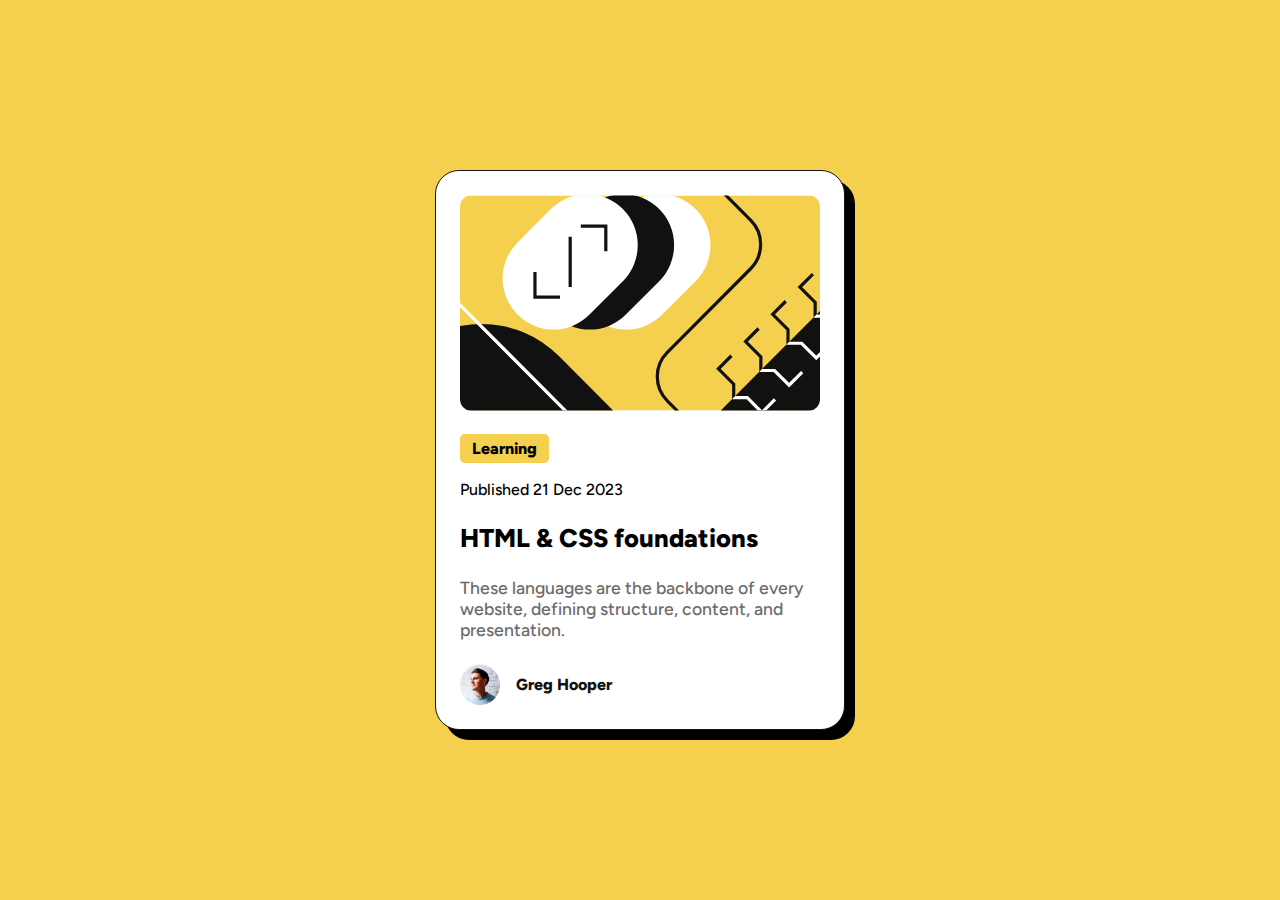
<file: blog-preview-card-main/index.html>
<!DOCTYPE html>
<html lang="en">

<head>
  <meta charset="UTF-8">
  <meta name="viewport" content="width=device-width, initial-scale=1.0">
  <!-- displays site properly based on user's device -->

  <link rel="icon" type="image/png" sizes="32x32" href="./assets/images/favicon-32x32.png">

  <link rel="preconnect" href="https://fonts.googleapis.com">
  <link rel="preconnect" href="https://fonts.gstatic.com" crossorigin>
  <link href="https://fonts.googleapis.com/css2?family=Figtree:ital,wght@0,300..900;1,300..900&display=swap" rel="stylesheet">

  <link rel="stylesheet" href="./assets/style/style-main.css">

  <title>Frontend Mentor | Blog preview card</title>

  <!-- Feel free to remove these styles or customise in your own stylesheet 👍 -->
  <style>
    .attribution {
      font-size: 11px;
      text-align: center;
    }

    .attribution a {
      color: hsl(228, 45%, 44%);
    }
  </style>
</head>

<body>
  
  <main class="card-main">
    <div>
      <img src="assets/images/illustration-article.svg" class="image-banner" alt="Banner card">
    </div>
    <div class="learning">
      <div>
        <span class="title">Learning</span>
      </div>
      <span class="published">Published 21 Dec 2023</span>
    </div>
  
    <a href="#">
      <h1 class="title-main" title="Open blog">HTML & CSS foundations</h1>
    </a>
  
    <span class="desc">These languages are the backbone of every website, defining structure, content, and presentation.</span>
  
    <a class="user" href="#" title="Open user">
      <img src="assets/images/image-avatar.webp" class="avatar" alt="Avatar">
      <span>Greg Hooper</span>
    </a>
  </main>
  
    <!-- <div class="attribution">
  Challenge by <a href="https://www.frontendmentor.io?ref=challenge" target="_blank">Frontend Mentor</a>. 
    Coded by <a href="#">Your Name Here</a>.
  </div> -->
</body>

</html>
</file>
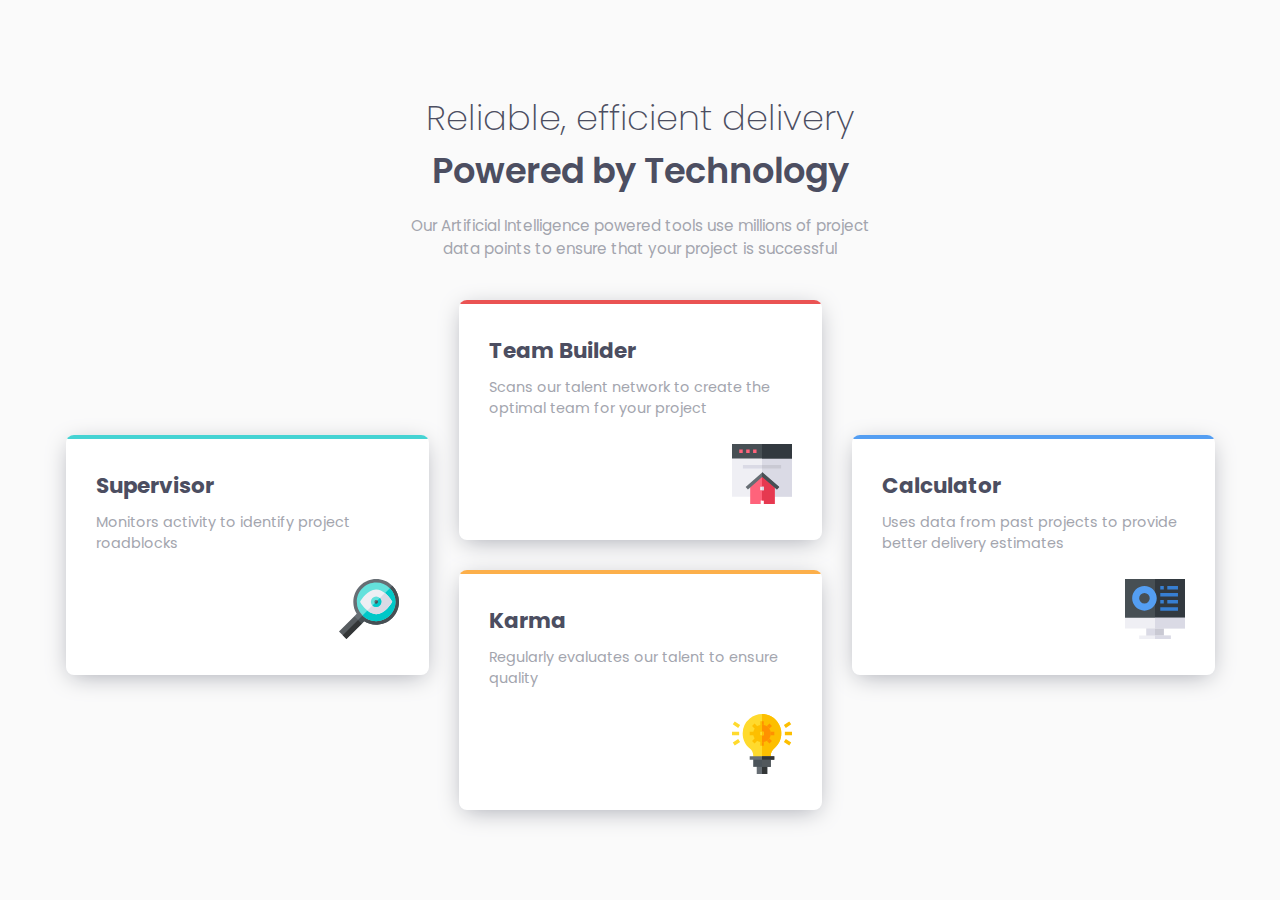
<file: four-card-feature-section-master/index.html>
<!DOCTYPE html>
<html lang="en">

<head>
  <meta charset="UTF-8">
  <meta name="viewport" content="width=device-width, initial-scale=1.0">
  <!-- displays site properly based on user's device -->

  <link rel="icon" type="image/png" sizes="32x32" href="./images/favicon-32x32.png">

  <link rel="preconnect" href="https://fonts.googleapis.com">
  <link rel="preconnect" href="https://fonts.gstatic.com" crossorigin>
  <link href="https://fonts.googleapis.com/css2?family=Poppins:ital,wght@0,100;0,200;0,300;0,400;0,500;0,600;0,700;0,800;0,900;1,100;1,200;1,300;1,400;1,500;1,600;1,700;1,800;1,900&display=swap"rel="stylesheet">

  <link rel="stylesheet" href="assets/style/style-main.css">
  <link rel="stylesheet" href="assets/style/media-style.css">

  <title>Frontend Mentor | Four card feature section</title>

  <!-- Feel free to remove these styles or customise in your own stylesheet 👍 -->
  <style>
    .attribution {
      font-size: 11px;
      text-align: center;
    }

    .attribution a {
      color: hsl(228, 45%, 44%);
    }
  </style>
</head>

<body>
  <main class="main">
    <header>
      <hgroup class="header">
        <h1 class="title">
          <span>Reliable, efficient delivery</span>
          <b>Powered by Technology</b>
        </h1>
        <span class="desc">Our Artificial Intelligence powered tools use millions of project data points to ensure that your project is successful</span>
      </hgroup>
    </header>
    <section class="features">
      <div class="grid">
        <div class="column">
          <article class="card Supervisor">
            <div class="content">
              <div>
                <h2 class="title">Supervisor</h2>
                <span>Monitors activity to identify project roadblocks</span>
              </div>
              <div class="icon" aria-hidden="true"></div>
            </div>
          </article>
        </div>
        <div class="column column-flex">
          <article class="card Team-Builder">
            <div class="content">
              <div>
                <h2 class="title">Team Builder</h2>
                <span>Scans our talent network to create the optimal team for your project</span>
              </div>
              <div class="icon" aria-hidden="true"></div>
            </div>
          </article>
          <article class="card Karma">
            <div class="content">
              <div>
                <h2 class="title">Karma</h2>
                <span>Regularly evaluates our talent to ensure quality</span>
              </div>
              <div class="icon" aria-hidden="true"></div>
            </div>
          </article>
        </div>
        <div class="column">
          <article class="card Calculator">
            <div class="content">
              <div>
                <h2 class="title">Calculator</h2>
                <span>Uses data from past projects to provide better delivery estimates</span>
              </div>
              <div class="icon" aria-hidden="true"></div>
            </div>
          </article>
        </div>
      </div>
    </section>
  </main>
  <!-- <footer>
    <p class="attribution">
      Challenge by <a href="https://www.frontendmentor.io?ref=challenge" target="_blank">Frontend Mentor</a>.
      Coded by <a href="#">Your Name Here</a>.
    </p>
  </footer> -->
</body>

</html>
</file>
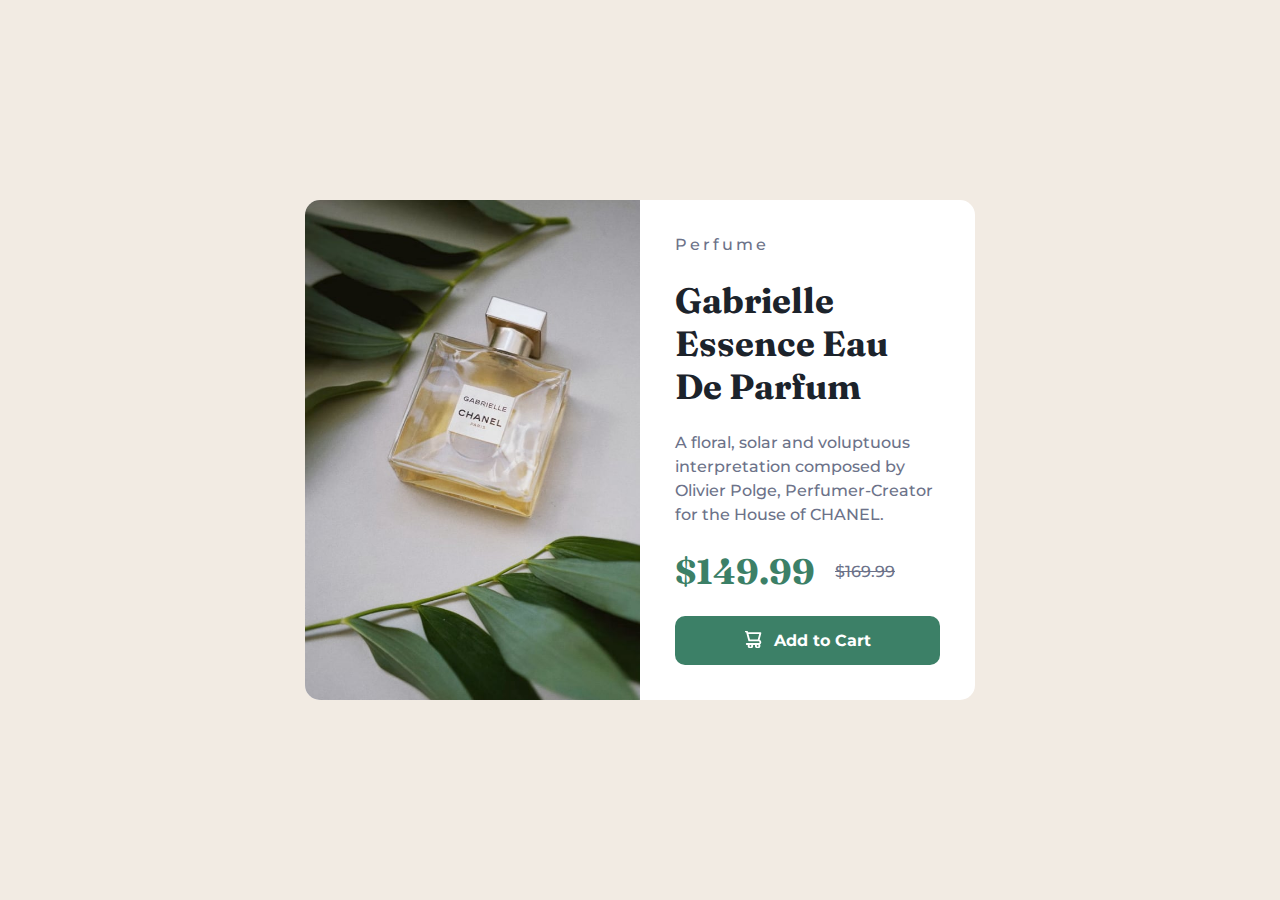
<file: product-preview-card-component-main/index.html>
<!DOCTYPE html>
<html lang="en">

<head>
  <meta charset="UTF-8">
  <meta name="viewport" content="width=device-width, initial-scale=1.0">
  <!-- displays site properly based on user's device -->

  <link rel="preconnect" href="https://fonts.googleapis.com">
  <link rel="preconnect" href="https://fonts.gstatic.com" crossorigin>
  <link
    href="https://fonts.googleapis.com/css2?family=Fraunces:ital,opsz,wght@0,9..144,100..900;1,9..144,100..900&family=Montserrat:ital,wght@0,100..900;1,100..900&display=swap" rel="stylesheet">

  <link rel="stylesheet" href="assets/styles/style-main.css">
  <link rel="stylesheet" href="assets/styles/media-style.css">

  <link rel="icon" type="image/png" sizes="32x32" href="./assets/icons/favicon-32x32.png">

  <title>Frontend Mentor | Product preview card component</title>

  <!-- Feel free to remove these styles or customise in your own stylesheet 👍 -->
  <style>
    .attribution {
      font-size: 11px;
      text-align: center;
    }

    .attribution a {
      color: hsl(228, 45%, 44%);
    }
  </style>
</head>

<body>
  <main class="card-product">
    <div class="grid">
      <div class="div-banner">
        <!-- Imagem colocada via CSS -->
      </div>
      <div class="div-content">
        <div class="content">
          <hgroup>
            <span class="top-title">Perfume</span>
            <h1 class="title">Gabrielle Essence Eau De Parfum</h1>
          </hgroup>
          <p>
            A floral, solar and voluptuous interpretation composed by Olivier Polge,
            Perfumer-Creator for the House of CHANEL.
          </p>
          <div class="div-value">
            <span class="total">$149.99</span>
            <div class="original">$169.99</div>
          </div>
          <button class="add-card">Add to Cart</button>
        </div>
      </div>
    </div>
  </main>


  <!-- <div class="attribution">
    Challenge by <a href="https://www.frontendmentor.io?ref=challenge" target="_blank">Frontend Mentor</a>. 
    Coded by <a href="#">Your Name Here</a>.
  </div> -->
</body>

</html>
</file>
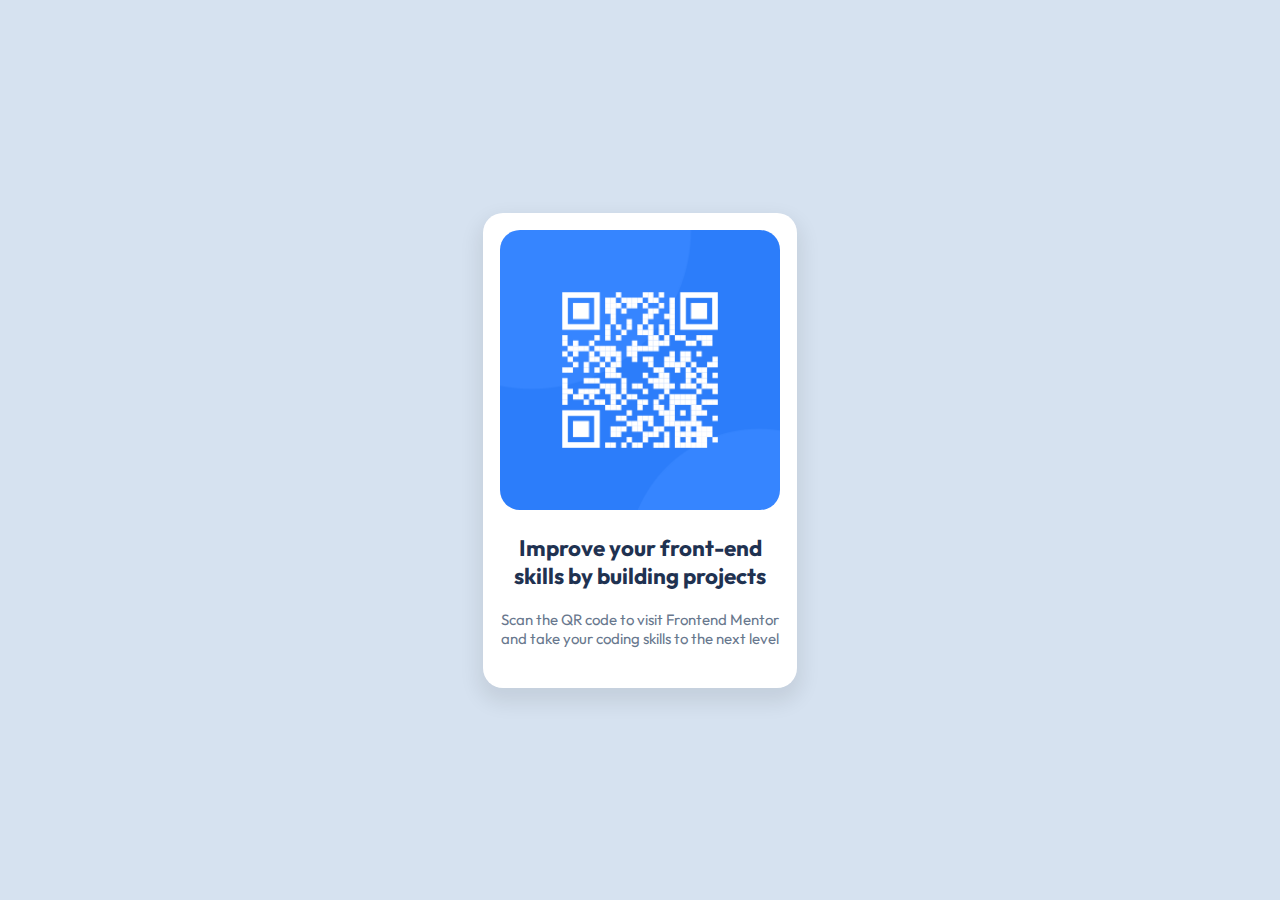
<file: qr-code-component-main/index.html>
<!DOCTYPE html>
<html lang="en">

<head>
  <meta charset="UTF-8">
  <meta name="viewport" content="width=device-width, initial-scale=1.0">
  <!-- displays site properly based on user's device -->

  <link rel="icon" type="image/png" sizes="32x32" href="./images/favicon-32x32.png">

  <link rel="preconnect" href="https://fonts.googleapis.com">
  <link rel="preconnect" href="https://fonts.gstatic.com" crossorigin>
  <link href="https://fonts.googleapis.com/css2?family=Outfit:wght@100..900&display=swap" rel="stylesheet">

  <!-- Style main -->
  <link rel="stylesheet" href="./styles/style-main.css">

  <title>Frontend Mentor | QR code component</title>

  <!-- Feel free to remove these styles or customise in your own stylesheet 👍 -->
  <style>
    .attribution {
      font-size: 11px;
      text-align: center;
    }

    .attribution a {
      color: hsl(228, 45%, 44%);
    }
  </style>
</head>

<body>
  <main class="card">
    <div class="div-qr-code">
      <img src="./images/image-qr-code.png" class="qr-code" alt="QR Code">
    </div>
    <h1 class="title">Improve your front-end skills by building projects</h1>
    <span class="text">Scan the QR code to visit Frontend Mentor and take your coding skills to the next level</span>
  </main>
  <!-- <footer class="attribution">
    Challenge by <a href="https://www.frontendmentor.io?ref=challenge" target="_blank">Frontend Mentor</a>.
    Coded by <a href="#">Your Name Here</a>.
  </footer> -->
</body>

</html>
</file>
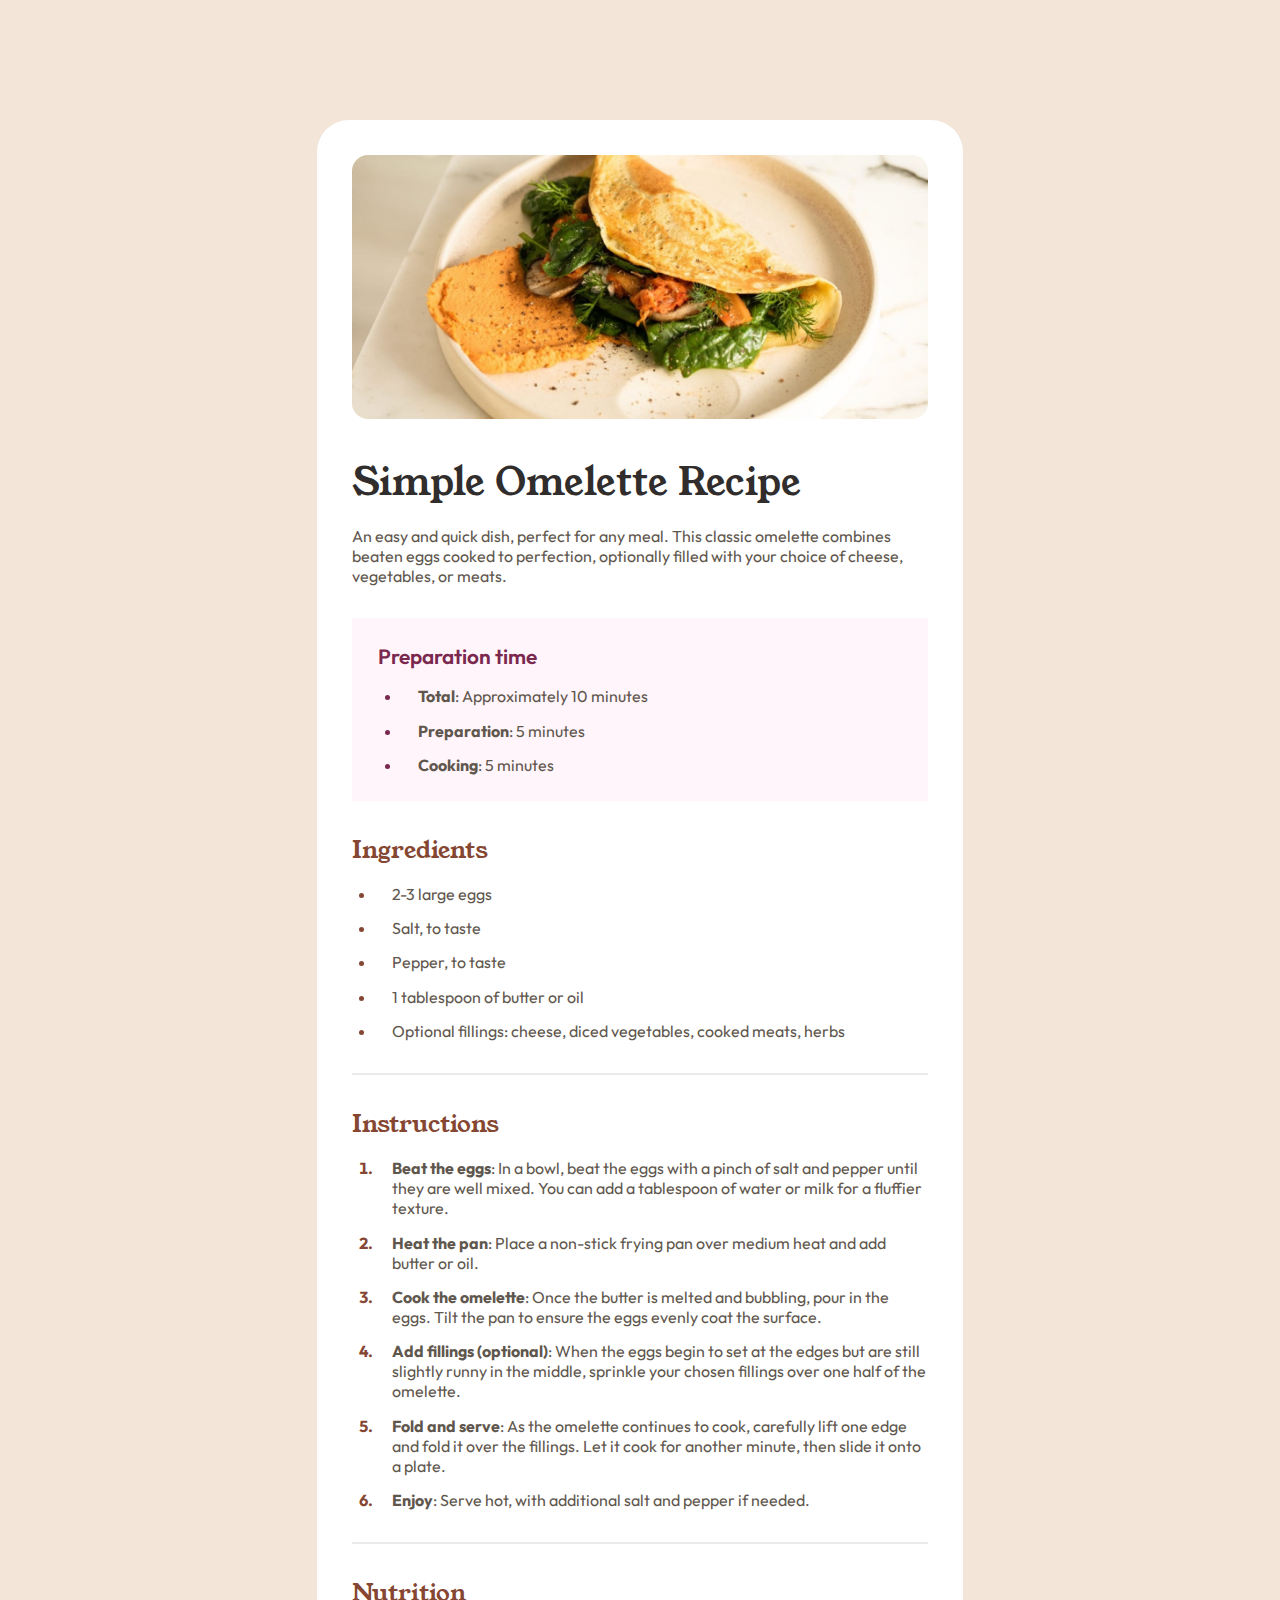
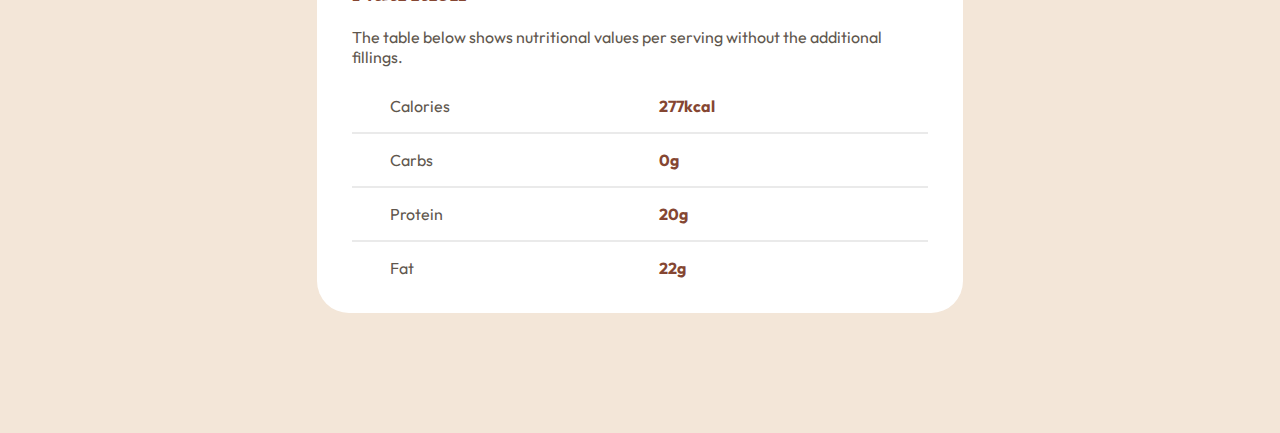
<file: recipe-page-main/index.html>
<!DOCTYPE html>
<html lang="en">

<head>
  <meta charset="UTF-8">
  <meta name="viewport" content="width=device-width, initial-scale=1.0">
  <!-- displays site properly based on user's device -->

  <link rel="icon" type="image/png" sizes="32x32" href="./assets/images/favicon-32x32.png">

  <link rel="preconnect" href="https://fonts.googleapis.com">
  <link rel="preconnect" href="https://fonts.gstatic.com" crossorigin>
  <link href="https://fonts.googleapis.com/css2?family=Outfit:wght@100..900&family=Young+Serif&display=swap" rel="stylesheet">

  <link rel="stylesheet" href="assets/styles/style-main.css">
  <link rel="stylesheet" href="assets/styles/media-style.css">

  <title>Frontend Mentor | Recipe page</title>

  <!-- Feel free to remove these styles or customise in your own stylesheet 👍 -->
  <style>
    .attribution {
      font-size: 11px;
      text-align: center;
    }

    .attribution a {
      color: hsl(228, 45%, 44%);
    }
  </style>
</head>

<body class="body column  ">
  <main class="main column">
    <header class="header column">
      <div>
        <img src="assets/images/image-omelette.jpeg" class="image-header" alt="Image-omelette">
      </div>
    </header>
    <article class="content">
      <hgroup class="title-group">
        <h1 class="title">
          Simple Omelette Recipe</h1>
        <p>
          An easy and quick dish, perfect for any meal. This classic omelette combines beaten eggs cooked
          to perfection, optionally filled with your choice of cheese, vegetables, or meats.
        </p>
      </hgroup>
      <section class="preparation-time">
        <h2 class="subtitle">Preparation time</h2>
        <ul class="list column">
          <li class="item">
            <strong>Total</strong>: Approximately 10 minutes
          </li>
          <li class="item">
            <strong>Preparation</strong>: 5 minutes
          </li>
          <li class="item">
            <strong>Cooking</strong>: 5 minutes
          </li>
        </ul>
      </section>
      <section class="ingredients">
        <h2 class="subtitle">Ingredients</h2>
        <ul class="list column">
          <li class="item">2-3 large eggs</li>
          <li class="item">Salt, to taste</li>
          <li class="item">Pepper, to taste</li>
          <li class="item">1 tablespoon of butter or oil</li>
          <li class="item">Optional fillings: cheese, diced vegetables, cooked meats, herbs</li>
        </ul>
      </section>
      <hr>
      <section>
        <h2 class="subtitle">Instructions</h2>
        <ol class="list column">
          <li class="item">
            <strong>Beat the eggs</strong>: In a bowl, beat the eggs with a pinch of salt and pepper until they are well
            mixed. You can add a tablespoon of water or milk for a fluffier texture.
          </li>
          <li class="item">
            <strong>Heat the pan</strong>: Place a non-stick frying pan over medium heat and add butter or oil.
          </li>
          <li class="item">
            <strong>Cook the omelette</strong>: Once the butter is melted and bubbling, pour in the eggs. Tilt the pan
            to
            ensure the eggs evenly coat the surface.
          </li>
          <li class="item">
            <strong>Add fillings (optional)</strong>: When the eggs begin to set at the edges but are still slightly
            runny
            in the middle, sprinkle your chosen fillings over one half of the omelette.
          </li>
          <li class="item">
            <strong>Fold and serve</strong>: As the omelette continues to cook, carefully lift one edge and fold it over
            the fillings. Let it cook for another minute, then slide it onto a plate.
          </li>
          <li class="item">
            <strong>Enjoy</strong>: Serve hot, with additional salt and pepper if needed.
          </li>
        </ol>
      </section>
      <hr>
      <section>
        <h2 class="subtitle">Nutrition</h2>
        <p>The table below shows nutritional values per serving without the additional fillings.</p>
        <div class="table-list column">
          <div class="item">
            <div class="name">Calories</div>
            <div translate="no" class="value">277kcal</div>
          </div>
          <hr>
          <div class="item">
            <div class="name">Carbs</div>
            <div translate="no" class="value">0g</div>
          </div>
          <hr>
          <div class="item">
            <div class="name">Protein</div>
            <div translate="no" class="value">20g</div>
          </div>
          <hr>
          <div class="item">
            <div class="name">Fat</div>
            <div translate="no" class="value">22g</div>
          </div>
        </div>
      </section>
    </article>
  </main>


  <!-- <div class="attribution">
    Challenge by <a href="https://www.frontendmentor.io?ref=challenge" target="_blank">Frontend Mentor</a>. 
    Coded by <a href="#">Your Name Here</a>.
  </div> -->
</body>

</html>
</file>
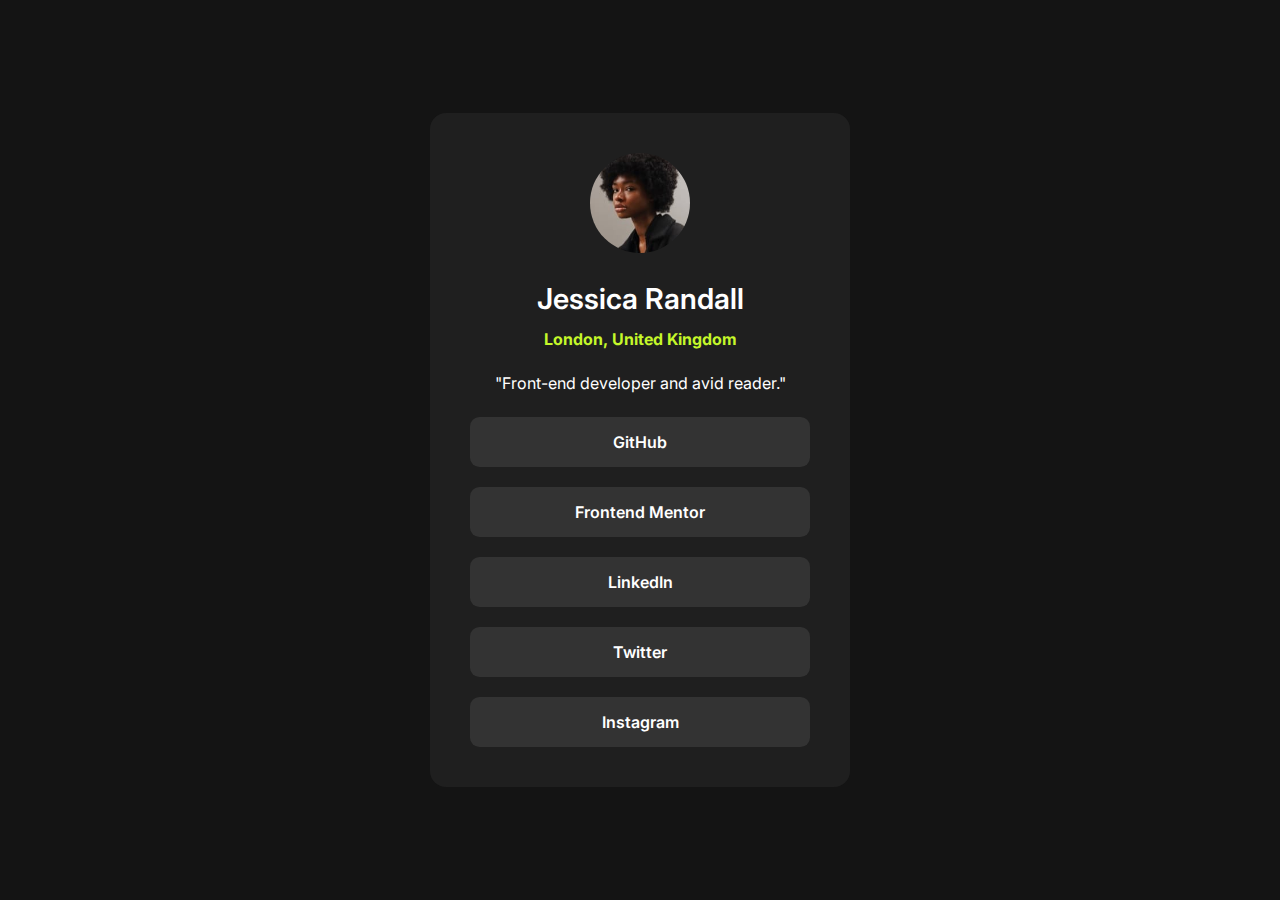
<file: social-links-profile-main/index.html>
<!DOCTYPE html>
<html lang="en">

<head>
  <meta charset="UTF-8">
  <meta name="viewport" content="width=device-width, initial-scale=1.0">
  <!-- displays site properly based on user's device -->

  <link rel="icon" type="image/png" sizes="32x32" href="./assets/images/favicon-32x32.png">

  <link rel="preconnect" href="https://fonts.googleapis.com">
  <link rel="preconnect" href="https://fonts.gstatic.com" crossorigin>
  <link
    href="https://fonts.googleapis.com/css2?family=Inter:ital,opsz,wght@0,14..32,100..900;1,14..32,100..900&display=swap"
    rel="stylesheet">

  <link rel="stylesheet" href="assets/style/style-main.css">
  <link rel="stylesheet" href="assets/style/media-style.css">

  <title>Frontend Mentor | Social links profile</title>

  <!-- Feel free to remove these styles or customise in your own stylesheet 👍 -->
  <style>
    .attribution {
      font-size: 11px;
      text-align: center;
    }

    .attribution a {
      color: hsl(228, 45%, 44%);
    }
  </style>
</head>

<body>
  <main class="card-social-profile">
    <header class="header-card">
      <div>
        <img src="./assets/images/avatar-jessica.jpeg" class="avatar-profile" alt="Avatar Profile">
      </div>
      <hgroup>
        <h1 class="title">Jessica Randall</h1>
        <span class="sub-title">London, United Kingdom</span>
      </hgroup>
      <span class="experience">"Front-end developer and avid reader."</span>
    </header>
    <article>
      <ul class="list-social-links">
        <li>
          <a href="https://github.com/" class="link" target="_blank">GitHub</a>
        </li>
        <li>
          <a href="https://www.frontendmentor.io/" class="link" target="_blank">Frontend Mentor</a>
        </li>
        <li>
          <a href="https://www.linkedin.com/" class="link" target="_blank">LinkedIn</a>
        </li>
        <li>
          <a href="https://twitter.com/" class="link" target="_blank">Twitter</a>
        </li>
        <li>
          <a href="https://www.instagram.com/" class="link" target="_blank">Instagram</a>
        </li>
      </ul>
    </article>
  </main>
  <!-- <div class="attribution">
    Challenge by <a href="https://www.frontendmentor.io?ref=challenge" target="_blank">Frontend Mentor</a>.
    Coded by <a href="#">Your Name Here</a>.
  </div> -->
</body>

</html>
</file>
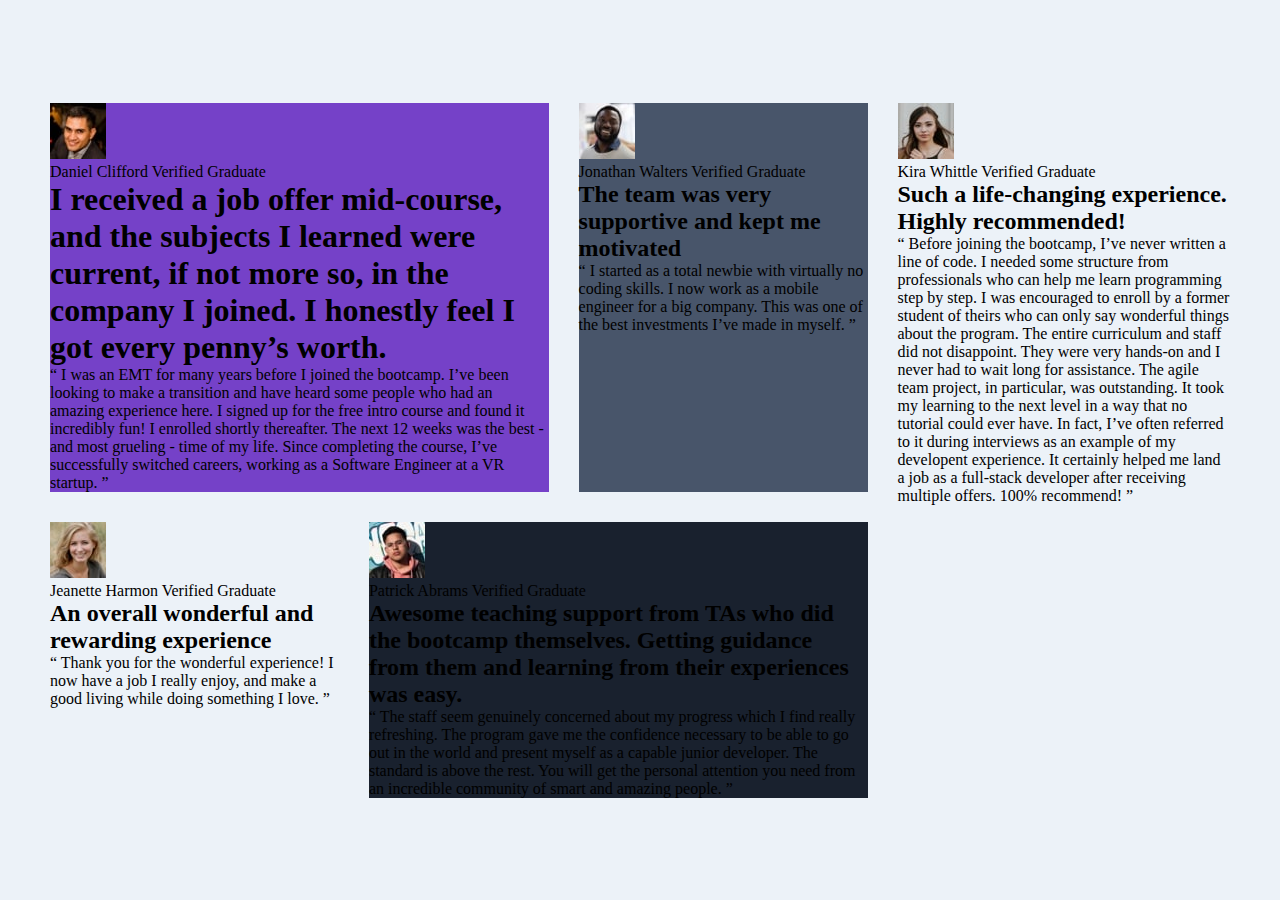
<file: testimonials-grid-section-main/index.html>
<!DOCTYPE html>
<html lang="en">

<head>
  <meta charset="UTF-8">
  <meta name="viewport" content="width=device-width, initial-scale=1.0">
  <!-- displays site properly based on user's device -->

  <link rel="icon" type="image/png" sizes="32x32" href="./images/favicon-32x32.png">
  <link rel="preconnect" href="https://fonts.googleapis.com">
  <link rel="preconnect" href="https://fonts.gstatic.com" crossorigin>
  <link
    href="https://fonts.googleapis.com/css2?family=Barlow+Semi+Condensed:ital,wght@0,100;0,200;0,300;0,400;0,500;0,600;0,700;0,800;0,900;1,100;1,200;1,300;1,400;1,500;1,600;1,700;1,800;1,900&family=Poppins:ital,wght@0,100;0,200;0,300;0,400;0,500;0,600;0,700;0,800;0,900;1,100;1,200;1,300;1,400;1,500;1,600;1,700;1,800;1,900&display=swap"
    rel="stylesheet">

  <link rel="stylesheet" href="assets/style/style-main.css">

  <title>Frontend Mentor | [Challenge Name Here]</title>

  <!-- Feel free to remove these styles or customise in your own stylesheet 👍 -->
  <style>
    .attribution {
      font-size: 11px;
      text-align: center;
    }

    .attribution a {
      color: hsl(228, 45%, 44%);
    }
  </style>
</head>

<body class="body">
  <main class="main">
    <article class="grid">
      <section class="post1 flex column normal-gap outstanding">
        <section class="user flex media-gap row">
          <div class="avatar" aria-hidden="true">
            <img src="assets/images/image-daniel.jpg" alt="Avatar icon">
          </div>
          <div class="flex min-flex column">
            <span class="user-name">Daniel Clifford</span>
            <span class="Checked">Verified Graduate</span>
          </div>
        </section>
        <h1>I received a job offer mid-course, and the subjects I learned were current, if not more so, in the company I
          joined. I honestly feel I got every penny’s worth.</h1>
        <p>“ I was an EMT for many years before I joined the bootcamp. I’ve been looking to make a transition and have
          heard some people who had an amazing experience here. I signed up for the free intro course and found it
          incredibly fun! I enrolled shortly thereafter. The next 12 weeks was the best - and most grueling - time of my
          life. Since completing the course, I’ve successfully switched careers, working as a Software Engineer at a VR
          startup. ”</p>
      </section>
      <section class="post2 flex column normal-gap min-outstanding">
        <section class="user flex media-gap row">
          <div class="avatar" aria-hidden="true">
            <img src="assets/images/image-jonathan.jpg" alt="Avatar icon">
          </div>
          <div class="flex min-flex column">
            <span class="user-name">Jonathan Walters</span>
            <span class="Checked">Verified Graduate</span>
          </div>
        </section>
        <h2>The team was very supportive and kept me motivated</h2>
        <p>“ I started as a total newbie with virtually no coding skills. I now work as a mobile engineer for a big
          company. This was one of the best investments I’ve made in myself. ”</p>
      </section>
      <section class="post3 flex column normal-gap">
        <section class="user flex media-gap row">
          <div class="avatar" aria-hidden="true">
            <img src="assets/images/image-jeanette.jpg" alt="Avatar icon">
          </div>
          <div class="flex min-flex column">
            <span class="user-name">Jeanette Harmon</span>
            <span class="Checked">Verified Graduate</span>
          </div>
        </section>
        <h2>An overall wonderful and rewarding experience</h2>
        <p>“ Thank you for the wonderful experience! I now have a job I really enjoy, and make a good living while doing
          something I love. ”</p>
      </section>
      <section class="post4 flex column normal-gap semi-outstanding">
        <section class="user flex media-gap row">
          <div class="avatar" aria-hidden="true">
            <img src="assets/images/image-patrick.jpg" alt="Avatar icon">
          </div>
          <div class="flex min-flex column">
            <span class="user-name">Patrick Abrams</span>
            <span class="Checked">Verified Graduate</span>
          </div>
        </section>
        <h2>Awesome teaching support from TAs who did the bootcamp themselves. Getting guidance from them and learning
          from their experiences was easy.</h2>
        <p>“ The staff seem genuinely concerned about my progress which I find really refreshing. The program gave me
          the confidence necessary to be able to go out in the world and present myself as a capable junior developer.
          The standard is above the rest. You will get the personal attention you need from an incredible community of
          smart and amazing people. ”</p>
      </section>
      <section class="post5 flex column normal-gap">
        <section class="user flex media-gap row">
          <div class="avatar" aria-hidden="true">
            <img src="assets/images/image-kira.jpg" alt="Avatar icon">
          </div>
          <div class="flex min-flex column">
            <span class="user-name">Kira Whittle</span>
            <span class="Checked">Verified Graduate</span>
          </div>
        </section>
        <h2>Such a life-changing experience. Highly recommended!</h2>
        <p>“ Before joining the bootcamp, I’ve never written a line of code. I needed some structure from professionals
          who can help me learn programming step by step. I was encouraged to enroll by a former student of theirs who
          can only say wonderful things about the program. The entire curriculum and staff did not disappoint. They were
          very hands-on and I never had to wait long for assistance. The agile team project, in particular, was
          outstanding. It took my learning to the next level in a way that no tutorial could ever have. In fact, I’ve
          often referred to it during interviews as an example of my developent experience. It certainly helped me land
          a job as a full-stack developer after receiving multiple offers. 100% recommend! ”</p>
      </section>
    </article>
  </main>

  <!-- <div class="attribution">
    Challenge by <a href="https://www.frontendmentor.io?ref=challenge" target="_blank">Frontend Mentor</a>. 
    Coded by <a href="#">Your Name Here</a>.
  </div> -->
</body>

</html>
</file>
<file: blog-preview-card-main/assets/style/style-main.css>
:root {
    --font-family: "Figtree", sans-serif;
    --Yellow: hsl(47, 88%, 63%);
    --White: hsl(0, 0%, 100%);
    --Gray-500: hsl(0, 0%, 42%);
    --Gray-950: hsl(0, 0%, 7%);
}

a {text-decoration: none;}

* {
    margin: 0px;
    padding: 0px;
}

body {
    display: flex;
    flex-direction: column;
    justify-content: center;
    min-height: 100vh;
    font-family: var(--font-family);
    background-color: var(--Yellow);
}

.card-main {
    display: flex;
    flex-direction: column;
    width: 75%;
    max-width: 22.5rem;
    padding: 1.5rem;
    margin:  auto;
    gap: 1.5rem;
    background-color: var(--White);
    border-radius: 1.5rem;
    border: solid 1px var(--Gray-950);
    box-shadow: 10px 10px ;
}

.card-main .image-banner {
    width: 100%;
    border-radius: 0.75em;
}

.card-main .learning {
    font-weight: 500;
    display: flex;
    flex-direction: column;
    gap: 1.4em;
}


.card-main .learning .title {
    font-weight: 800;
    padding: 5px 12px;
    background-color: var(--Yellow);
    border-radius: 0.3em;
}

.card-main .title-main {
    font-size: 1.6rem;
    font-weight: 800;
    color: black; 
}

.card-main .title-main:hover {
    color: var(--Yellow);
}

.card-main .desc {
    font-size: 1.1em;
    font-weight: 500;
    color: var(--Gray-500);
}

.card-main .user {
    display: flex;
    align-items: center;
    gap: 1em;
    color: var(--Gray-950);
    font-weight: 800;
    text-decoration: none;
}

.card-main .user .avatar {
    width: 40px;
}

@media screen and (max-width: 425px) {
    .card-main .title-main {font-size: 1.3rem}
    .card-main .desc {font-size: 1em}
}
</file>
<file: four-card-feature-section-master/assets/style/style-main.css>
:root {
    /* # Fonts */

    --poppins-thin: "Poppins", sans-seri;
    /* 200, 400, 600 */

    /* # Primary */

    --Red: hsl(0, 78%, 62%);
    --Cyan: hsl(180, 62%, 55%);
    --Orange: hsl(34, 97%, 64%);
    --Blue: hsl(212, 86%, 64%);

    /* # Neutral */

    --Very-Dark-Blue: hsl(234, 12%, 34%);
    --Grayish-Blue: hsl(229, 6%, 66%);
    --Very-Light-Gray: hsl(0, 0%, 98%);
}

* {
    margin: 0;
    padding: 0;
}

b {
    font-weight: 600;
}

body {
    display: flex;
    flex-direction: column;
    font-family: var(--poppins-thin);
    align-items: center;
    justify-content: center;
    text-align: center;
    min-height: 100vh;
    padding-inline: 20px;
    background-color: var(--Very-Light-Gray);
}

.grid {
    display: grid;
    grid-template-columns: 1fr 1fr 1fr;
    align-items: center;
    gap: 30px;
}

.column-flex {
    display: flex;
    flex-direction: column;
    gap: 30px;
}

.main {
    display: flex;
    flex-direction: column;
    gap: 40px;
}

.main .header {
    display: flex;
    flex-direction: column;
    font-weight: 400;
    color: var(--Grayish-Blue);
    align-items: center;
    gap: 17px;
}

.main .header .title {
    font-size: 2.2em;
    font-weight: 200;
    max-width: 25ch;
    color: var(--Very-Dark-Blue);
}

.main .header .desc {
    max-width: 54ch;
    font-size: 0.95em;
}

.main .features {
    max-width: 1150px;
}

.main .features .card {
    overflow-x: hidden;
    background-color: white;
    max-width: 363px;
    min-height: 240px;
    margin: 0 auto;
    border-radius: 8px;
    box-shadow: 0 5px 25px -5px var(--Grayish-Blue);
}

.main .features .card::-webkit-scrollbar {
    display: none;
}

.main .features .card::before {
    content: '';
    display: block;
    width: 100%;
    height: 4px;
    background-color: black;
}

.main .features .Supervisor::before {
    background-color: var(--Cyan);
}

.main .features .Team-Builder::before {
    background-color: var(--Red);
}

.main .features .Karma::before {
    background-color: var(--Orange);
}

.main .features .Calculator::before {
    background-color: var(--Blue);
}

.main .features .card .content {
    display: grid;
    grid-template-rows: repeat(2, 1fr);
    text-align: start;
    height: calc(100% - (30px * 2) - 4px);
    padding: 30px;
    font-size: 0.9em;
    color: var(--Grayish-Blue);
}

.main .features .card .content .title {
    color: var(--Very-Dark-Blue);
    padding-block-end: 10px;
}

.main .features .card .content .icon {
    display: flex;
    flex-direction: column;
    align-items: end;
    justify-content: end;
}

.main .features .card .content .icon::before {
    content: '';
    display: block;
    width: 60px;
    height: 60px;
    background-position: center center;
    background-size: cover;
    background-repeat: no-repeat;
}

.main .features .Supervisor .content .icon::before {
    background-image: url('../icons/icon-supervisor.svg');
}

.main .features .Team-Builder .content .icon::before {
    background-image: url('../icons/icon-team-builder.svg');
}

.main .features .Karma .content .icon::before {
    background-image: url('../icons/icon-karma.svg');
}

.main .features .Calculator .content .icon::before {
    background-image: url('../icons/icon-calculator.svg');
}
</file>
<file: four-card-feature-section-master/assets/style/media-style.css>
@media screen and (max-width: 870px) {
    body {
        padding: 70px 20px;
    }

    .grid {
        grid-template-columns: 1fr;
        grid-template-rows: 1fr 1fr 1fr;
        gap: 25px;
    }

    .column-flex {
        flex-direction: row;
        gap: 25px;
    }

    .main .features .card {
        width: clamp(263px, 45vw, 333px);
        height: 210px;

    }

    .main .features .card .content {
        height: calc(100% - (15px * 2) - 4px);
        padding-block: 15px;
    }
}

@media screen and (max-width: 600px) {
    .grid {
        grid-template-rows: 1fr 2fr 1fr;
    }

    .column-flex {
        flex-direction: column;
    }

    .main .header .title {
        font-size: 1.6em;
    }

    .main .header .desc {
        font-size: 0.98em;
        max-width: 41ch;
    }

    .main .features .card {
        width: 80vw;
    }
}
</file>
<file: product-preview-card-component-main/assets/styles/style-main.css>
:root {
    /* Fonts */
    --Fraunces: "Fraunces", serif;  /* 700 */
    --Montserrat: "Montserrat", serif; /* 500, 700 */

    /* Primary */
    --Dark-cyan: hsl(158, 36%, 37%);
    --Cream: hsl(30, 38%, 92%);

    /* Neutral */
    --Very-dark-blue: hsl(212, 21%, 14%);
    --Dark-grayish-blue: hsl(228, 12%, 48%);
    --White: hsl(0, 0%, 100%);
}

* {
    margin: 0px;
    padding: 0px;
}

h1 {
    font-family: var(--Fraunces);
}

p {
    font-weight: 500;
    line-height: 1.5em
}

button {
    background-color: transparent;
    border: none;
    padding: 0;
    width: 100%;
}

body {
    display: flex;
    flex-direction: column;
    justify-content: center;
    font-family: var(--Montserrat);
    min-height: 100vh;
    color: var(--Dark-grayish-blue);
    background-color: var(--Cream);
}

.card-product {
    width: 94vw;
    max-width: 670px;
    height: 500px;
    margin: 0 auto;
    background-color: var(--White);
    border-radius: 15px;
}

.grid {
    display: grid;
    grid-template-columns: repeat(2, 1fr);
    height: 100%;
}

.card-product .div-banner {
    background-image: url('../images/image-product-desktop.jpg');
    background-size: cover;
    background-position: center center;
    background-color: var(--Dark-grayish-blue);
    border-radius: 15px 0 0 15px;
}

.card-product .div-content {
    padding: 35px;
}

.card-product .content {
    display: flex;
    flex-direction: column;
    justify-content: space-between ;
    height: 100%;
}

.card-product .content .top-title {
    font-weight: 500;
    letter-spacing: 3px;
}

.card-product .content .title {
color: var(--Very-dark-blue);
font-weight: 700;
    font-size: 2.2rem;
    max-width: 10ch;
    margin-top: 25px;
} 

.card-product .content .div-value {
    display: inline-flex;
    gap: 20px;
    align-items: center;
}

.card-product .content .div-value .total {
    font-family: var(--Fraunces);
    font-size: 2.2em;
    font-weight: 700;
    color: var(--Dark-cyan);
}

.card-product .content .div-value .original {
    text-decoration: line-through;
    font-weight: 500;
}

.card-product .content .add-card {
    display: flex;
    width: 100%;
    font-size: 1em;
    font-weight: 700;
    font-family: var(--Montserrat);
    justify-content: center;
    text-decoration: none;
    color: var(--White);
    padding-block: 15px;
    gap: 12px;
    background-color: var(--Dark-cyan);
    border-radius: 10px;
    transition: 0.1s;
    cursor: pointer;
}

.card-product .content .add-card:hover {
    background-color: #1a4031;
}

.card-product .content .add-card::before {
    content: '';
    display: inline-block;
    width: 17px;
    height: 17px;
    background-image: url('../icons/icon-cart.svg');
    background-size: cover;
    background-position: center center;
    background-repeat: no-repeat;
}
</file>
<file: product-preview-card-component-main/assets/styles/media-style.css>
@media screen and (max-width: 600px) {
    .card-product {
        min-height: 680px;
    }
    .grid {
        grid-template-columns: none;
        grid-template-rows: 40% 60%;
    }
    
    .card-product .div-content {
        padding: 25px;
    }
    
    .card-product .div-banner {
        background-image: url('../images/image-product-mobile.jpg');
        border-radius: 15px 15px 0 0;
    }

    .card-product .content .title {
        max-width: 17ch;
        font-size: 2.1em;
        margin-top: 10px;
    }
}
</file>
<file: qr-code-component-main/styles/style-main.css>
* {
    margin: 0px;
    padding: 0px;
}

body {
    display: flex;
    flex-direction: column;
    justify-content: center;
    font-family: Outfit, sans-serif;
    min-height: 100vh;
    background-color: hsl(212, 45%, 89%);
}

.card {
    display: grid;
    text-align: center;
    background-color: white;
    box-shadow: rgba(0, 0, 0, 0.082) 0px 10px 20px 5px;
    border-radius: 20px;
    width: 90%;
    max-width: 17.5rem;
    padding: 17px 17px 40px 17px;
    margin: 20px auto;
    gap: 20px;
}

.card .text {
    font-size: 15px;
    color: hsl(216, 15%, 48%);
    margin: 0 auto;
    max-width: 280px;
}

.card .title {
    font-size: 1.4rem;
    color: hsl(218, 44%, 22%);
}

.card .qr-code {
    border-radius: 20px;
    width: 100%;
}
</file>
<file: recipe-page-main/assets/styles/style-main.css>
:root {
    --Outfit: "Outfit", sans-serif;
    /* 400, 600, 700 */
    --Young-Serif: "Young Serif", serif;
    /* 400 */

    --White: hsl(0, 0%, 100%);

    --Stone-100: hsl(30, 54%, 90%);
    --Stone-150: hsl(30, 18%, 87%);
    --Stone-600: hsl(30, 10%, 34%);
    --Stone-900: hsl(24, 5%, 18%);

    --Brown-800: hsl(14, 45%, 36%);

    --Rose-800: hsl(332, 51%, 32%);
    --Rose-50: hsl(330, 100%, 98%);
}

hr {
    border: rgba(0, 0, 0, 0.082) 1px solid;
}

h1,
h2 {
    font-family: var(--Young-Serif);
    padding: 0 0 17px 0;
}

.title {
    color: var(--Stone-900);
    font-size: 2.4em;
    font-weight: 400;
}

.subtitle {
    font-weight: 400;
    color: var(--Brown-800);
}

.column {
    display: flex;
    flex-direction: column;
}

* {
    margin: 0;
    padding: 0;
}

.body {
    justify-content: center;
    min-height: 100vh;
    color: var(--Stone-600);
    padding: 120px 0;
    font-family: var(--Outfit);
    background-color: var(--Stone-100);
}

.main {
    width: 45vw;
    max-width: 720px;
    min-width: 460px;
    padding: 2.2em;
    gap: 2em;
    border-radius: 2em;
    margin: 0 auto;
    background-color: var(--White);
}

.main .header {
    gap: 2em
}

.main .image-header {
    width: 100%;
    border-radius: 1em;
}

.main .content {
    display: flex;
    flex-direction: column;
    gap: 2em;
}

.main .content .list {
    gap: 0.9em;
    padding: 0 0 0 1.5em;
}

.main .content .list .item {
    padding: 0 0 0 1em;
}

.main .content .list .item::marker {
    font-weight: 700;
    color: var(--Brown-800)
}

.main .preparation-time {
    padding: 1.6em;
    background-color: var(--Rose-50);
}

.main .preparation-time .subtitle {
    font-family: var(--Outfit);
    font-size: 1.3em;
    font-weight: 600;
    color: var(--Rose-800);
}

.main .preparation-time .list .item::marker {
    color: var(--Rose-800);
}

.main .table-list {
    gap: 1em;
    margin: 1.8em 0 0 0;
}

.main .table-list .item {
    display: grid;
    grid-template-columns: repeat(2, 1fr);
    margin: 0 0 0 2.4em;
}

.main .table-list .item .value {
    font-weight: 700;
    color: var(--Brown-800);
}
</file>
<file: recipe-page-main/assets/styles/media-style.css>
@media screen and (max-width: 580px) {
    .body {
                padding: 0;
    }

    .title {
        font-size: 2.3em;
    }

    .main {
        width: 100vw;
        max-width: none;
        min-width: auto;
        padding: 0 0 3em 0;
        border-radius: 0;
    }

    .main .image-header {
        border-radius: 0;
    }

    .main .content {
        padding: 0 2em;
    }
}
</file>
<file: social-links-profile-main/assets/style/style-main.css>
:root {
    --font-family: "Inter", sans-serif; /* 400, 600, 700 */
    --Green: hsl(75, 94%, 57%);
    --White: hsl(0, 0%, 100%);
    --Grey-700: hsl(0, 0%, 20%);
    --Grey-800: hsl(0, 0%, 12%);
    --Grey-900: hsl(0, 0%, 8%);
}

ul, li {
    padding: 0px;
    list-style: none;
}

a {
    color: var(--White);
    text-decoration: none;
}

* {
    margin: 0px;
    padding: 0px;
}

body {
    display: flex;
    flex-direction: column;
    justify-content: center;
    min-height: 100vh;
    font-family: var(--font-family);
    background-color: var(--Grey-900);
}

.card-social-profile {
    display: flex;
    flex-direction: column;
    gap: 1.5em;
    text-align: center;
    width: 75vw;
    max-width: 340px;
    margin: 0 auto;
    color: var(--White);
    background-color: var(--Grey-800);
    padding: 2.5em;
    border-radius: 1em;
}

.card-social-profile .header-card {
    display: flex;
    flex-direction: column;
    gap: 1.5em;
}

.card-social-profile .header-card .avatar-profile {
    border-radius: 50%;
    width: 100px;
}

.card-social-profile .header-card .title {
    font-size: 1.8em;
    font-weight: 600;
    padding: 0 0 13px 0;
}

.card-social-profile .header-card .sub-title {
    color: var(--Green);
    font-weight: 700;
} 

.card-social-profile .list-social-links {
    display: flex;
    flex-direction: column;
    gap: 20px;
}

.card-social-profile .list-social-links .link {
    display: block;
    font-weight: 600;
    padding:  15px;
    background-color: var(--Grey-700);
    border-radius: 0.6em;
    transition: 0.1s;
}

.card-social-profile .list-social-links .link:hover {
    color: var(--Grey-800);
    background-color: var(--Green);
}
</file>
<file: social-links-profile-main/assets/style/media-style.css>
@media screen and (max-width: 435px) {
    body {
        font-size: 0.9em;
    }
    .card-social-profile {
        padding: 1.8em    ;
    }
    .card-social-profile .header-card .avatar-profile {
        width: 90px;
    }
}
</file>
<file: testimonials-grid-section-main/assets/style/style-main.css>
:root {
    /* ### Font */

    --Barlow-Semi-Condensed: "Barlow Semi Condensed", sans-serif; /* 500, 600 */

    /* ### Primary */

    --Moderate-violet: hsl(263, 55%, 52%);
    --Very-dark-grayis-blue: hsl(217, 19%, 35%);
    --Very-dark-blackish-blue: hsl(219, 29%, 14%);
    --White: hsl(0, 0%, 100%);

    /* ### Neutral */

    --Light-gray: hsl(0, 0%, 81%);
    --Light-grayish-blue: hsl(210, 46%, 95%);
}

.post1 { grid-area: post1; }
.post2 { grid-area: post2; }
.post3 { grid-area: post3; }
.post4 { grid-area: post4; }
.post5 { grid-area: post5; }

.outstanding {
    background-color: var(--Moderate-violet);
}

.semi-outstanding {
    background-color: var(--Very-dark-blackish-blue);
}

.min-outstanding {
    background-color: var(--Very-dark-grayis-blue);
}

.grid {
    display: grid;   
    grid-template-areas: 'post1 post1 post2 post5'
    'post3 post4 post4 post5';
    gap: 30px;
    padding: 10px;
}


* {
    margin: 0;
    padding: 0;
}

body {
    display: flex;
    flex-direction: column;
    justify-content: center;
    min-height: 100vh;
    background-color: var(--Light-grayish-blue);
}

.main {
    max-width: 1200px;
    margin-inline: auto;
}
</file>
